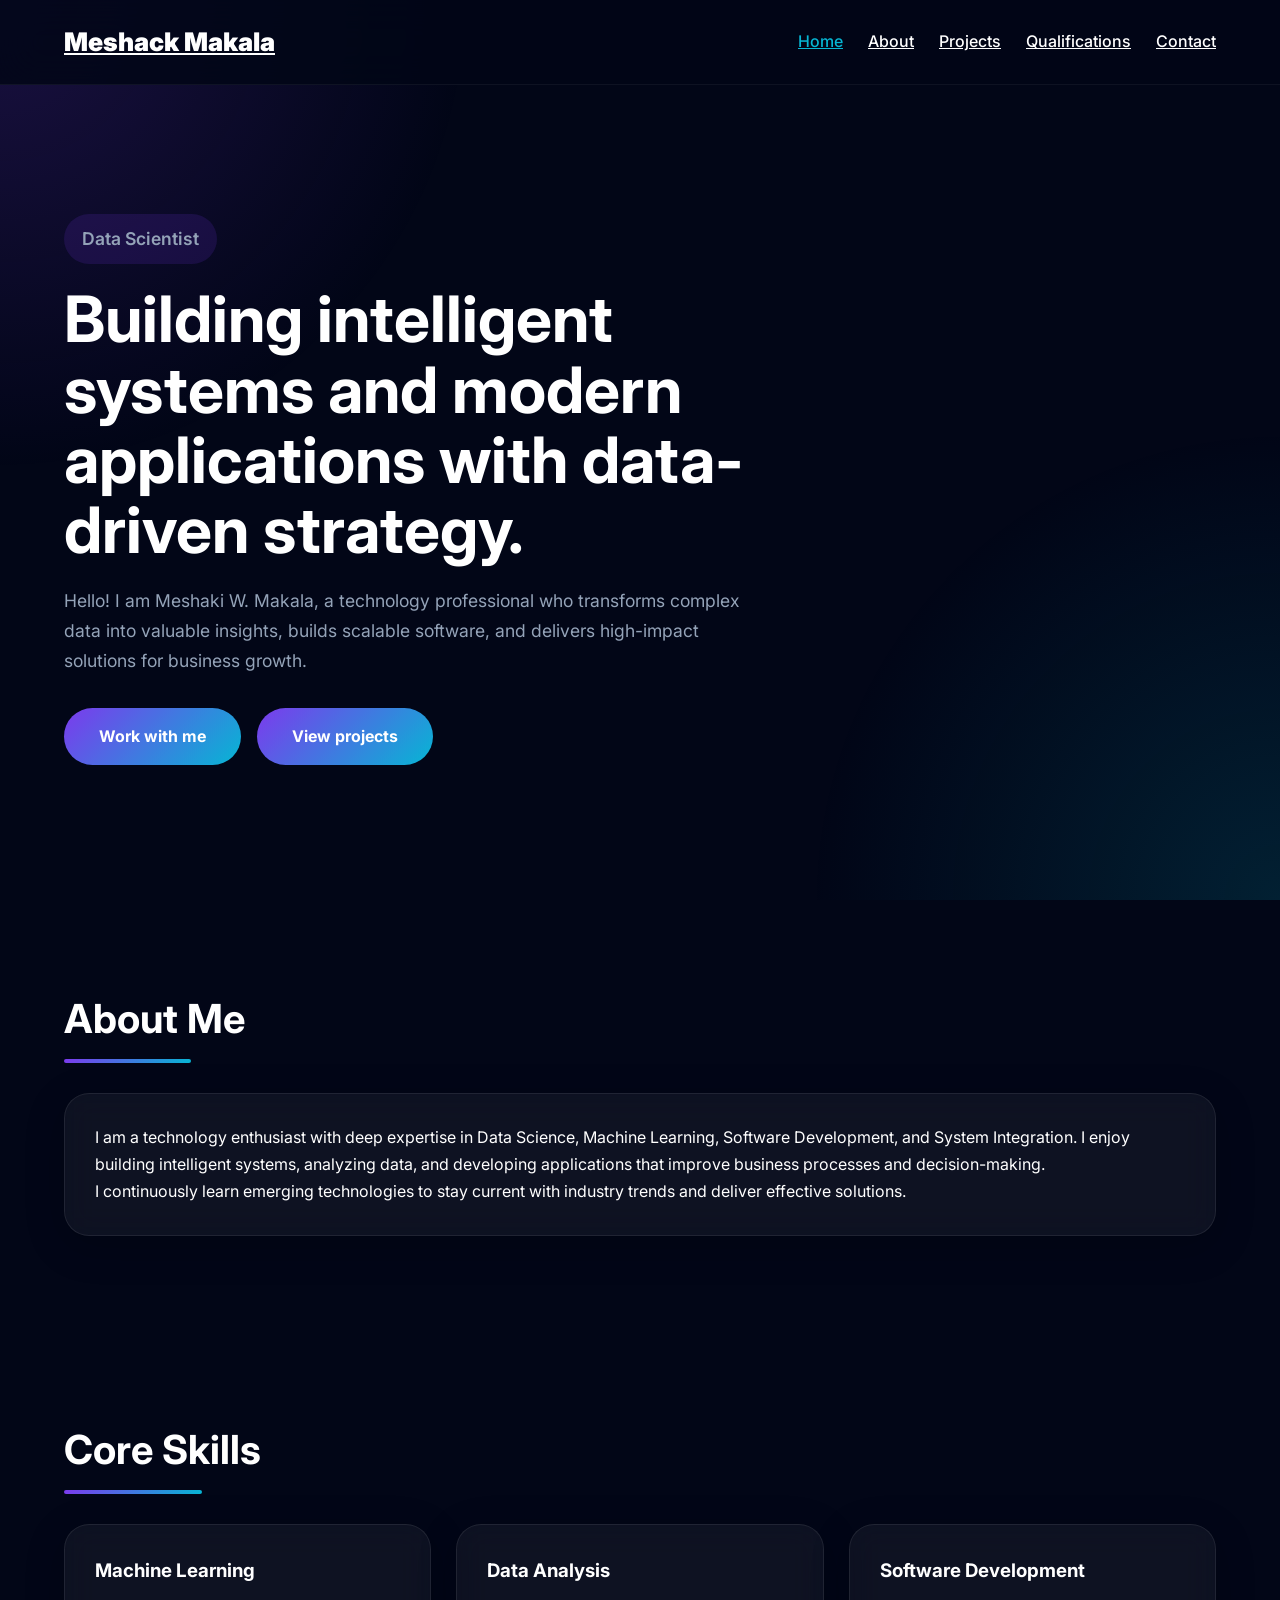
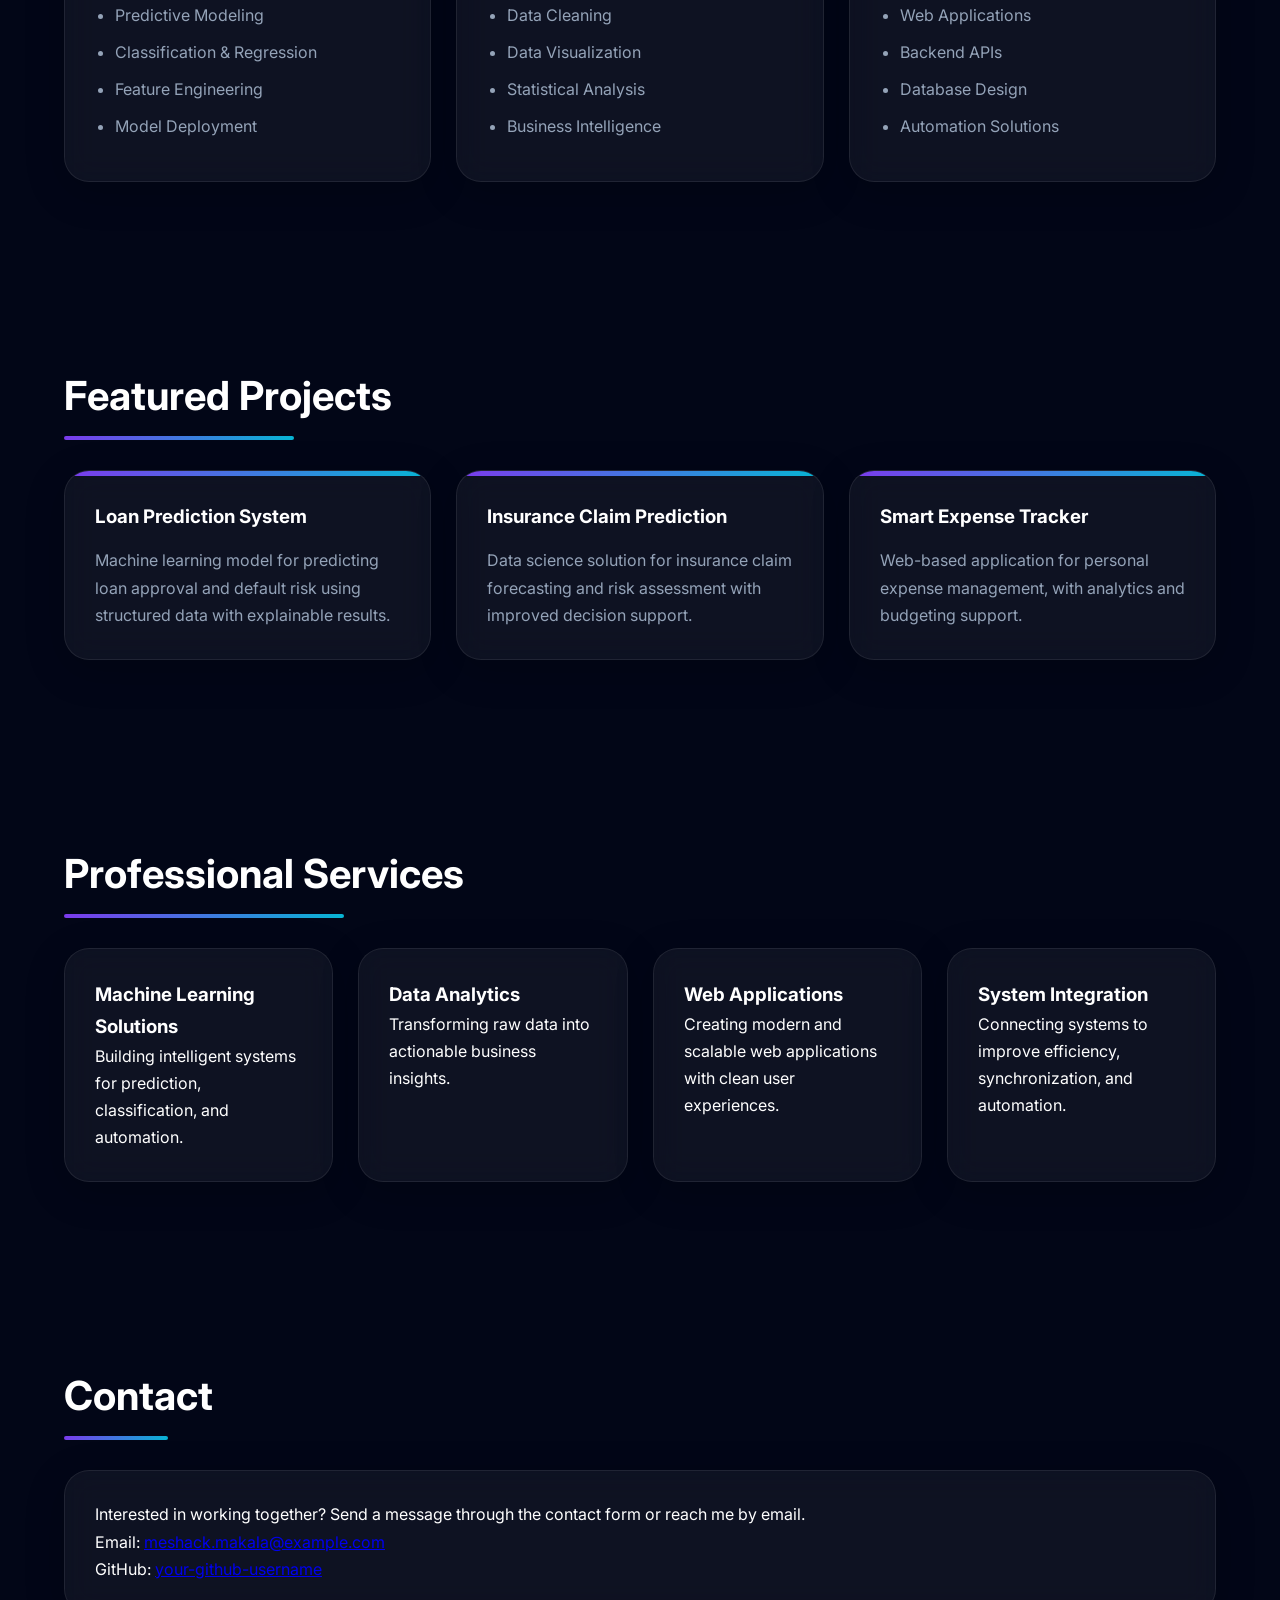
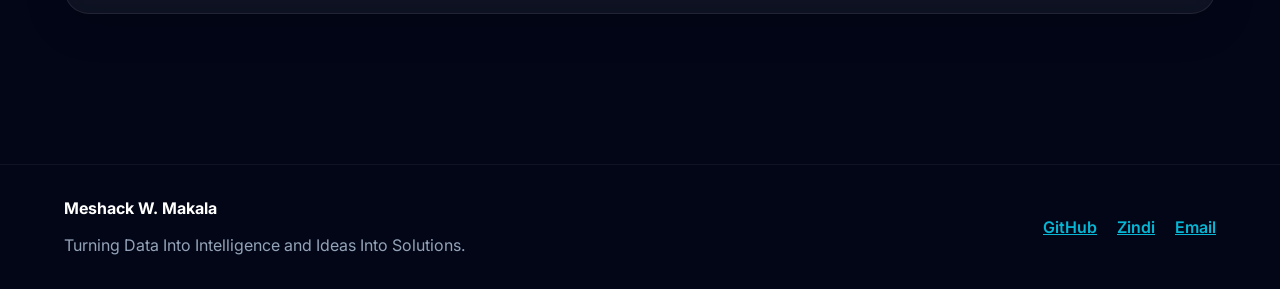
<file: frontend/index.html>
<!DOCTYPE html>
<html lang="en">
<head>
  <meta charset="UTF-8" />
  <meta name="viewport" content="width=device-width, initial-scale=1.0" />
  <title>Meshack W. Makala | Data Scientist & Software Developer</title>
  <link rel="stylesheet" href="assets/css/style.css" />
</head>
<body>
  <div id="header-placeholder"></div>

  <main>
    <section class="hero container">
      <div class="hero-grid">
        <div class="hero-copy">
          <p class="eyebrow">Data Scientist </p>
          <h1>Building intelligent systems and modern applications with data-driven strategy.</h1>
          <p>Hello! I am Meshaki W. Makala, a technology professional who transforms complex data into valuable insights, builds scalable software, and delivers high-impact solutions for business growth.</p>
          <div style="margin-top: 2rem; display:flex; gap:1rem; flex-wrap:wrap;">
            <a class="button-primary" href="contact.html">Work with me</a>
            <a class="button-primary" href="projects.html">View projects</a>
          </div>
        </div>
        
      </div>
    </section>

    <section class="section container">
      <div class="section-title"><h2>About Me</h2></div>
      <div class="card">
        <p>I am a technology enthusiast with deep expertise in Data Science, Machine Learning, Software Development, and System Integration. I enjoy building intelligent systems, analyzing data, and developing applications that improve business processes and decision-making.</p>
        <p>I continuously learn emerging technologies to stay current with industry trends and deliver effective solutions.</p>
      </div>
    </section>

    <section class="section container">
      <div class="section-title"><h2>Core Skills</h2></div>
      <div class="grid-3">
        <div class="service-card">
          <h3>Machine Learning</h3>
          <ul>
            <li>Predictive Modeling</li>
            <li>Classification & Regression</li>
            <li>Feature Engineering</li>
            <li>Model Deployment</li>
          </ul>
        </div>
        <div class="service-card">
          <h3>Data Analysis</h3>
          <ul>
            <li>Data Cleaning</li>
            <li>Data Visualization</li>
            <li>Statistical Analysis</li>
            <li>Business Intelligence</li>
          </ul>
        </div>
        <div class="service-card">
          <h3>Software Development</h3>
          <ul>
            <li>Web Applications</li>
            <li>Backend APIs</li>
            <li>Database Design</li>
            <li>Automation Solutions</li>
          </ul>
        </div>
      </div>
    </section>

    <section class="section container">
      <div class="section-title"><h2>Featured Projects</h2></div>
      <div class="grid-3">
        <div class="project-card">
          <h3>Loan Prediction System</h3>
          <p>Machine learning model for predicting loan approval and default risk using structured data with explainable results.</p>
        </div>
        <div class="project-card">
          <h3>Insurance Claim Prediction</h3>
          <p>Data science solution for insurance claim forecasting and risk assessment with improved decision support.</p>
        </div>
        <div class="project-card">
          <h3>Smart Expense Tracker</h3>
          <p>Web-based application for personal expense management, with analytics and budgeting support.</p>
        </div>
      </div>
    </section>

    <section class="section container">
      <div class="section-title"><h2>Professional Services</h2></div>
      <div class="stats-grid">
        <div class="card">
          <h3>Machine Learning Solutions</h3>
          <p>Building intelligent systems for prediction, classification, and automation.</p>
        </div>
        <div class="card">
          <h3>Data Analytics</h3>
          <p>Transforming raw data into actionable business insights.</p>
        </div>
        <div class="card">
          <h3>Web Applications</h3>
          <p>Creating modern and scalable web applications with clean user experiences.</p>
        </div>
        <div class="card">
          <h3>System Integration</h3>
          <p>Connecting systems to improve efficiency, synchronization, and automation.</p>
        </div>
      </div>
    </section>

    <section class="section container">
      <div class="section-title"><h2>Contact</h2></div>
      <div class="card">
        <p>Interested in working together? Send a message through the contact form or reach me by email.</p>
        <p>Email: <a href="mailto:meshack.makala@example.com">meshack.makala@example.com</a></p>
        <p>GitHub: <a href="https://github.com/your-github-username" target="_blank" rel="noreferrer">your-github-username</a></p>
      </div>
    </section>
  </main>

  <div id="footer-placeholder"></div>
  <script src="script.js"></script>
</body>
</html>
</file>
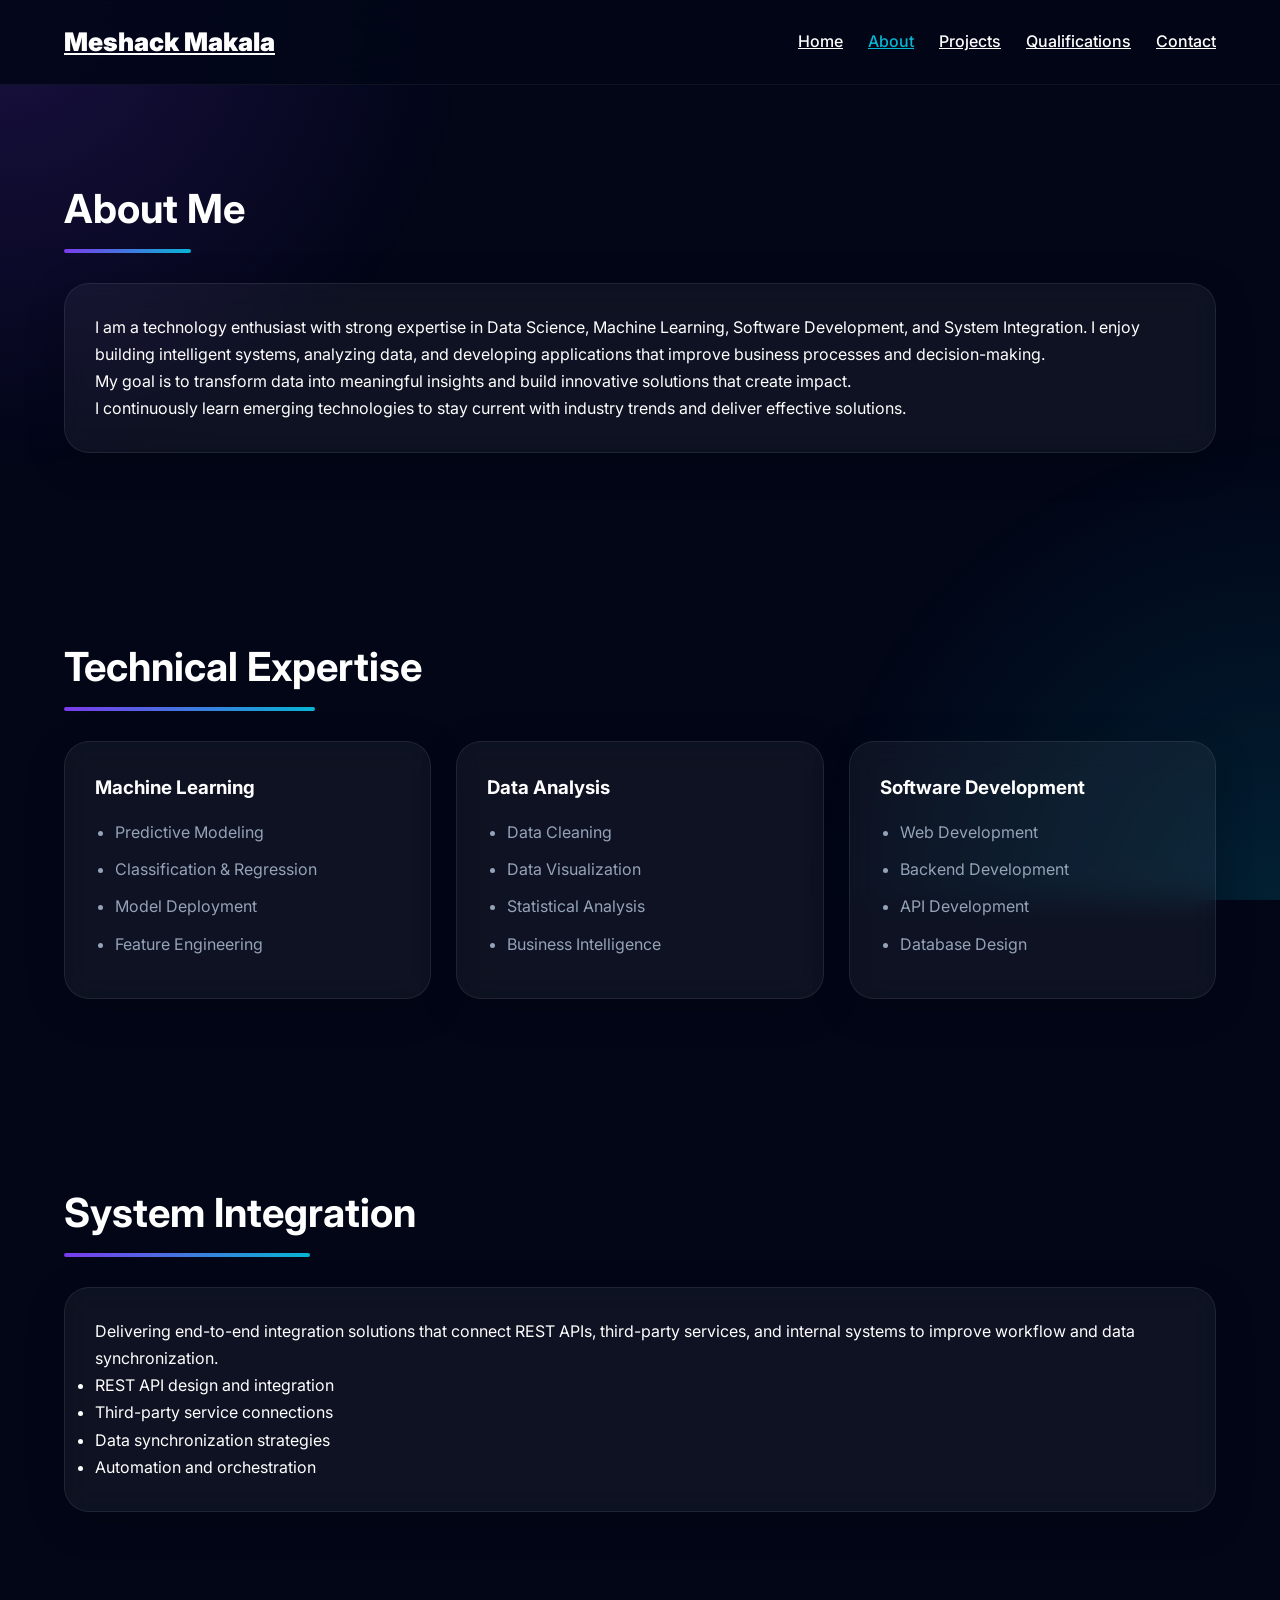
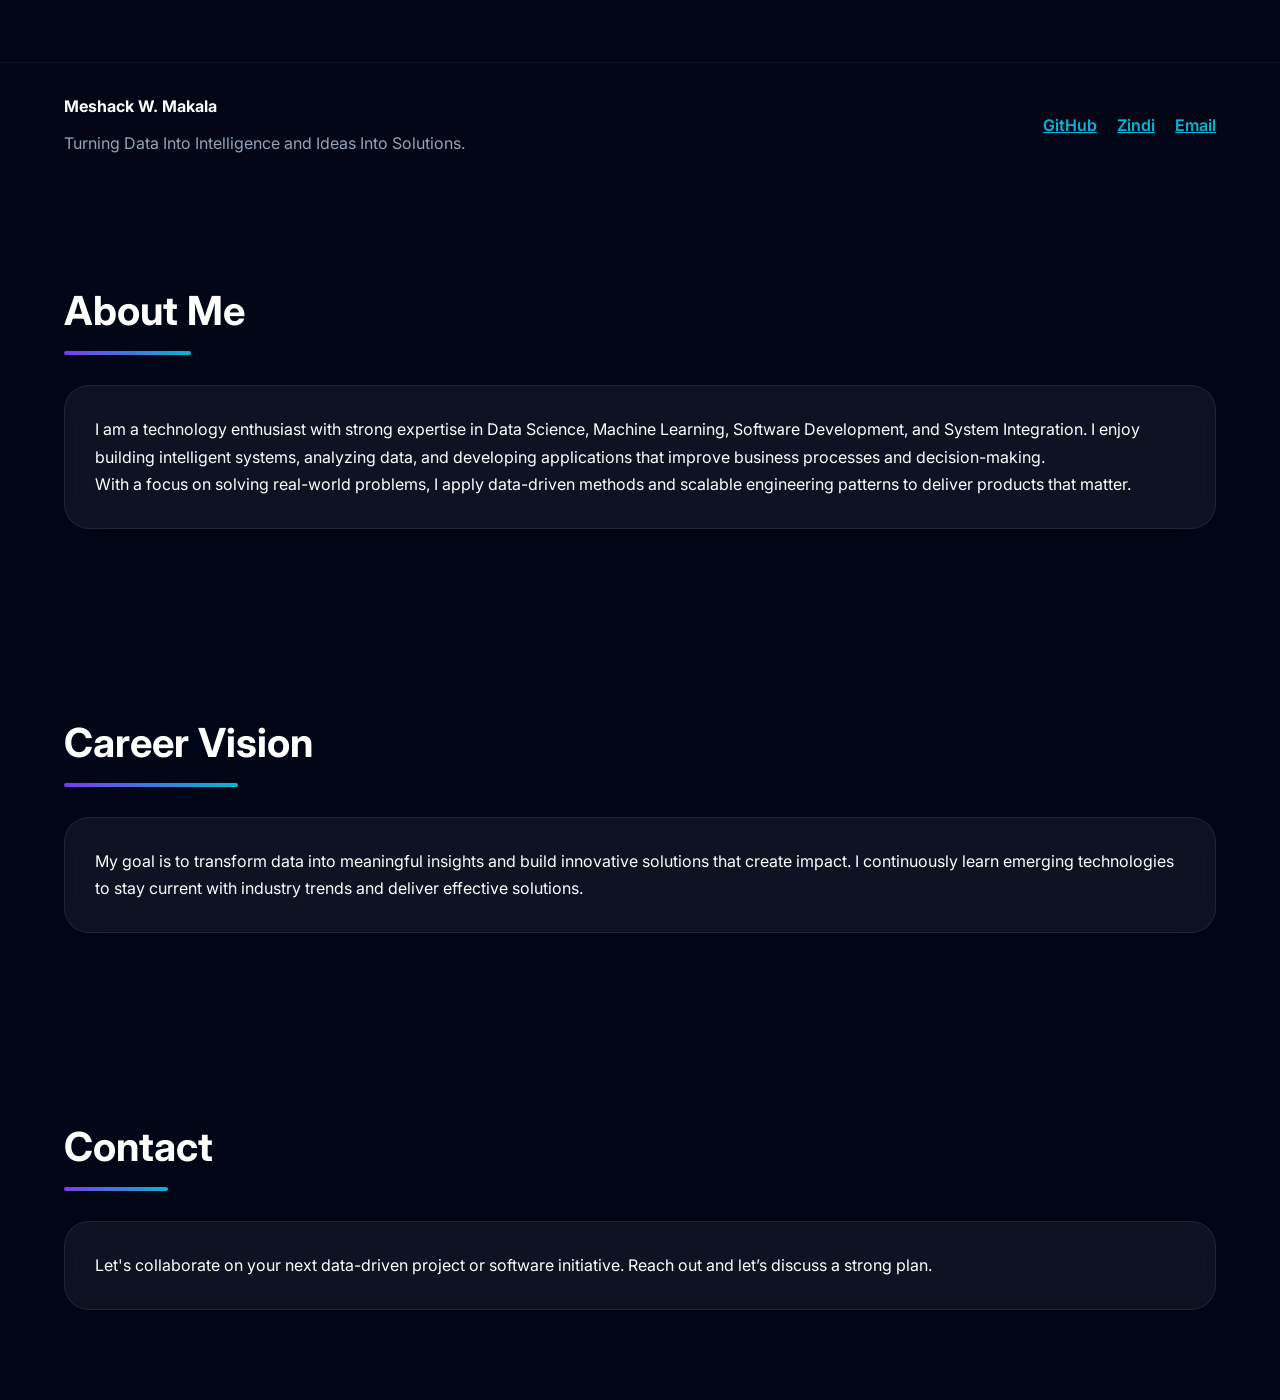
<file: frontend/about.html>
<!DOCTYPE html>
<html lang="en">
<head>
  <meta charset="UTF-8" />
  <meta name="viewport" content="width=device-width, initial-scale=1.0" />
  <title>About | Meshack W. Makala</title>
  <link rel="stylesheet" href="assets/css/style.css" />
</head>
<body>
  <div id="header-placeholder"></div>
  <main>
    <section class="section container">
      <div class="section-title"><h2>About Me</h2></div>
      <div class="card">
        <p>I am a technology enthusiast with strong expertise in Data Science, Machine Learning, Software Development, and System Integration. I enjoy building intelligent systems, analyzing data, and developing applications that improve business processes and decision-making.</p>
        <p>My goal is to transform data into meaningful insights and build innovative solutions that create impact.</p>
        <p>I continuously learn emerging technologies to stay current with industry trends and deliver effective solutions.</p>
      </div>
    </section>

    <section class="section container">
      <div class="section-title"><h2>Technical Expertise</h2></div>
      <div class="grid-3">
        <div class="service-card">
          <h3>Machine Learning</h3>
          <ul>
            <li>Predictive Modeling</li>
            <li>Classification & Regression</li>
            <li>Model Deployment</li>
            <li>Feature Engineering</li>
          </ul>
        </div>
        <div class="service-card">
          <h3>Data Analysis</h3>
          <ul>
            <li>Data Cleaning</li>
            <li>Data Visualization</li>
            <li>Statistical Analysis</li>
            <li>Business Intelligence</li>
          </ul>
        </div>
        <div class="service-card">
          <h3>Software Development</h3>
          <ul>
            <li>Web Development</li>
            <li>Backend Development</li>
            <li>API Development</li>
            <li>Database Design</li>
          </ul>
        </div>
      </div>
    </section>

    <section class="section container">
      <div class="section-title"><h2>System Integration</h2></div>
      <div class="card">
        <p>Delivering end-to-end integration solutions that connect REST APIs, third-party services, and internal systems to improve workflow and data synchronization.</p>
        <ul>
          <li>REST API design and integration</li>
          <li>Third-party service connections</li>
          <li>Data synchronization strategies</li>
          <li>Automation and orchestration</li>
        </ul>
      </div>
    </section>
  </main>
  <div id="footer-placeholder"></div>
  <script src="script.js"></script>
</body>
</html>
<!DOCTYPE html>
<html lang="en">
<head>
  <meta charset="UTF-8" />
  <meta name="viewport" content="width=device-width, initial-scale=1.0" />
  <title>About | Meshack W. Makala</title>
  <link rel="stylesheet" href="assets/css/style.css" />
</head>
<body>
  <div id="header-placeholder"></div>

  <main class="container">
    <section class="section">
      <div class="section-title"><h2>About Me</h2></div>
      <div class="card">
        <p>I am a technology enthusiast with strong expertise in Data Science, Machine Learning, Software Development, and System Integration. I enjoy building intelligent systems, analyzing data, and developing applications that improve business processes and decision-making.</p>
        <p>With a focus on solving real-world problems, I apply data-driven methods and scalable engineering patterns to deliver products that matter.</p>
      </div>
    </section>

    <section class="section">
      <div class="section-title"><h2>Career Vision</h2></div>
      <div class="card">
        <p>My goal is to transform data into meaningful insights and build innovative solutions that create impact. I continuously learn emerging technologies to stay current with industry trends and deliver effective solutions.</p>
      </div>
    </section>

    <section class="section">
      <div class="section-title"><h2>Contact</h2></div>
      <div class="card">
        <p>Let's collaborate on your next data-driven project or software initiative. Reach out and let’s discuss a strong plan.</p>
      </div>
    </section>
  </main>

  <div id="footer-placeholder"></div>
  <script src="script.js"></script>
</body>
</html>
</file>
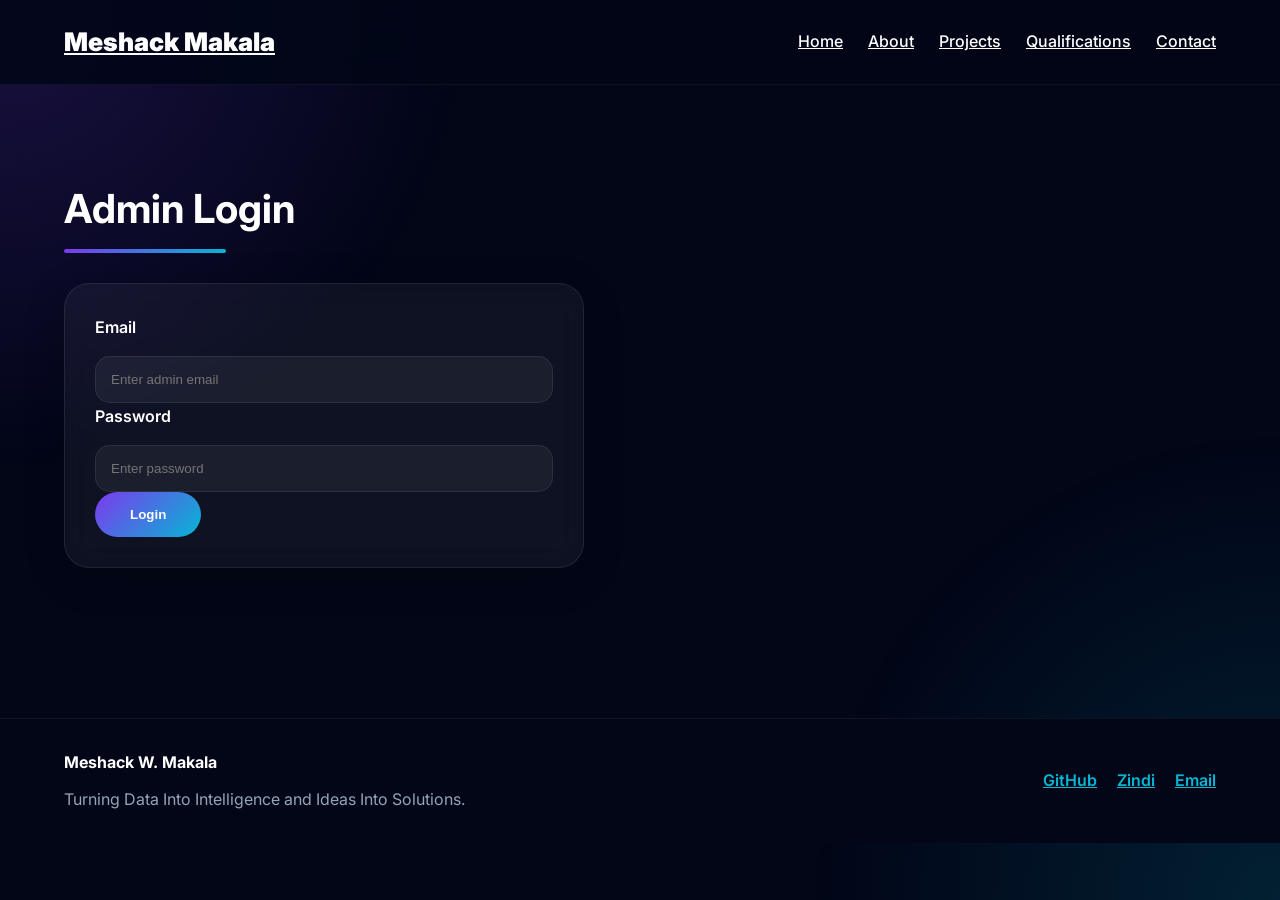
<file: frontend/admin-login.html>
<!DOCTYPE html>
<html lang="en">
<head>
  <meta charset="UTF-8" />
  <meta name="viewport" content="width=device-width, initial-scale=1.0" />
  <title>Admin Login | Meshack Makala</title>
  <link rel="stylesheet" href="assets/css/style.css" />
</head>
<body>

  <div id="header-placeholder"></div>

  <main class="section container">
    <div class="section-title">
      <h2>Admin Login</h2>
    </div>

    <div class="card" style="max-width: 520px; margin-top: 2rem;">

      <form id="admin-login-form">

        <div class="form-group">
          <label for="email">Email</label>
          <input
            type="email"
            id="email"
            name="email"
            placeholder="Enter admin email"
            required
          />
        </div>

        <div class="form-group">
          <label for="password">Password</label>
          <input
            type="password"
            id="password"
            name="password"
            placeholder="Enter password"
            required
          />
        </div>

        <button class="button-primary" type="submit">Login</button>

        <p id="admin-status"></p>

      </form>

    </div>
  </main>

  <div id="footer-placeholder"></div>

  <script src="script.js"></script>

  <script>
    document.getElementById("admin-login-form").addEventListener("submit", function(e) {
      e.preventDefault();

      const email = document.getElementById("email").value.trim();
      const password = document.getElementById("password").value.trim();
      const status = document.getElementById("admin-status");

      const ADMIN_EMAIL = "meshakimakala54@gmail.com";
      const ADMIN_PASSWORD = "Mishaely@2002";

      if (email === ADMIN_EMAIL && password === ADMIN_PASSWORD) {
        status.style.color = "green";
        status.innerText = "Login successful! Redirecting...";

        setTimeout(() => {
          window.location.href = "admin.html";
        }, 1200);

      } else {
        status.style.color = "red";
        status.innerText = "Invalid login credentials.";
      }
    });
  </script>

</body>
</html>
</file>
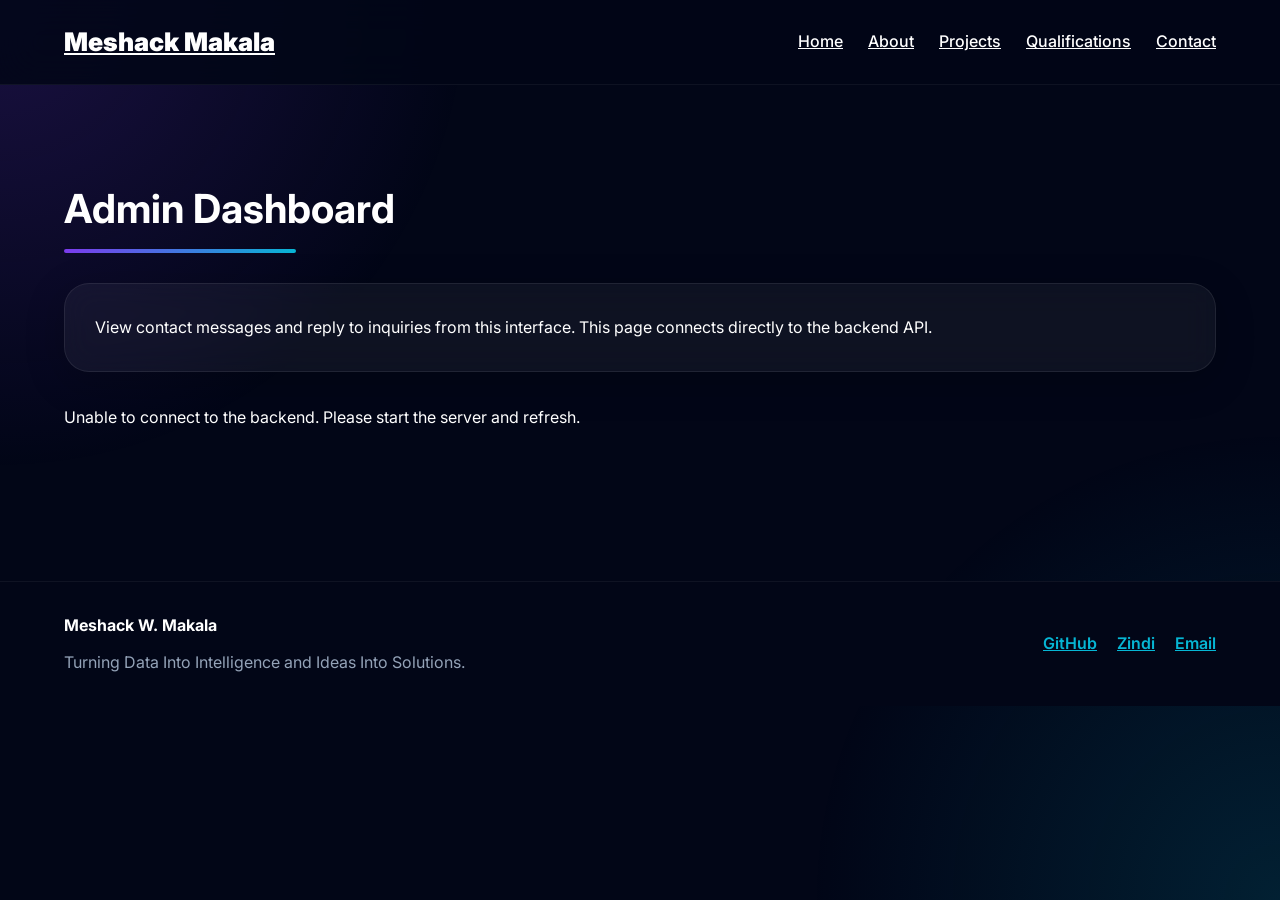
<file: frontend/admin.html>
<!DOCTYPE html>
<html lang="en">
<head>
  <meta charset="UTF-8" />
  <meta name="viewport" content="width=device-width, initial-scale=1.0" />
  <title>Admin Dashboard | Meshack Makala</title>
  <link rel="stylesheet" href="assets/css/style.css" />
</head>
<body>
  <div id="header-placeholder"></div>
  <main class="section container">
    <div class="section-title"><h2>Admin Dashboard</h2></div>
    <div class="card">
      <p>View contact messages and reply to inquiries from this interface. This page connects directly to the backend API.</p>
    </div>
    <div id="admin-messages" class="message-panel" style="margin-top:2rem;"></div>
  </main>
  <div id="footer-placeholder"></div>
  <script src="script.js"></script>
  <script>
    const listMessages = async () => {
      const container = document.querySelector('#admin-messages');
      if (!container) return;

      try {
        const response = await fetch('http://127.0.0.1:5000/api/admin/messages');
        const payload = await response.json();
        if (response.ok && payload.success) {
          const messages = payload.messages;
          if (!messages.length) {
            container.innerHTML = '<p>No messages have been received yet.</p>';
            return;
          }
          container.innerHTML = messages.map(msg => `
            <div class="message-card">
              <h3>${msg.subject}</h3>
              <p><strong>${msg.name}</strong> — ${msg.email}</p>
              <p>${msg.message}</p>
              <p class="meta">Received: ${new Date(msg.created_at).toLocaleString()}</p>
              <a class="button-primary" href="reply-view.html?id=${msg.id}">Reply</a>
            </div>
          `).join('');
        } else {
          container.innerHTML = '<p>Unable to load messages.</p>';
        }
      } catch (error) {
        container.innerHTML = '<p>Unable to connect to the backend. Please start the server and refresh.</p>';
      }
    };

    window.addEventListener('DOMContentLoaded', listMessages);
  </script>
</body>
</html>
</file>
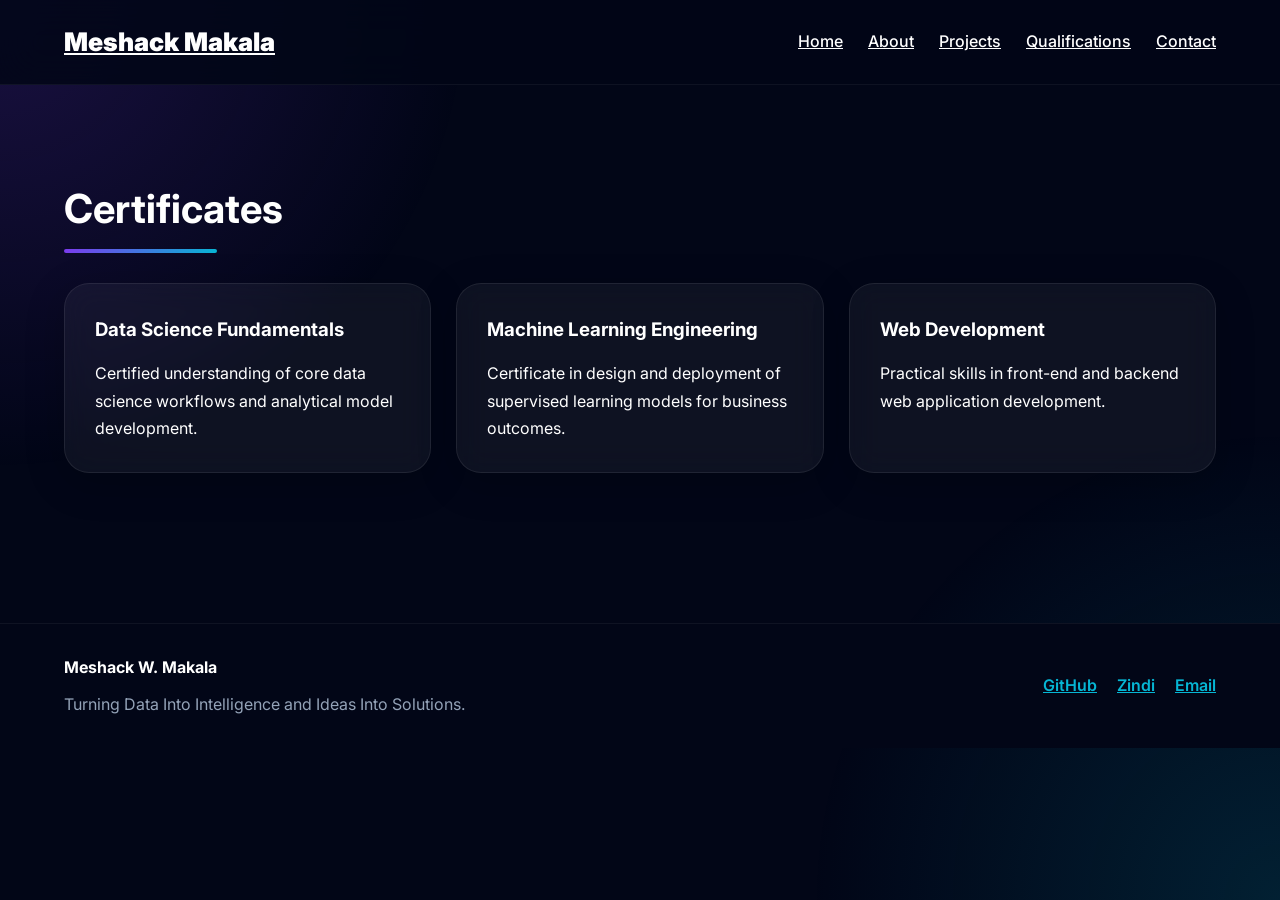
<file: frontend/certificate-view.html>
<!DOCTYPE html>
<html lang="en">
<head>
  <meta charset="UTF-8" />
  <meta name="viewport" content="width=device-width, initial-scale=1.0" />
  <title>Certificates | Meshack Makala</title>
  <link rel="stylesheet" href="assets/css/style.css" />
</head>
<body>
  <div id="header-placeholder"></div>
  <main class="section container">
    <div class="section-title"><h2>Certificates</h2></div>
    <div class="grid-3">
      <div class="service-card">
        <h3>Data Science Fundamentals</h3>
        <p>Certified understanding of core data science workflows and analytical model development.</p>
      </div>
      <div class="service-card">
        <h3>Machine Learning Engineering</h3>
        <p>Certificate in design and deployment of supervised learning models for business outcomes.</p>
      </div>
      <div class="service-card">
        <h3>Web Development</h3>
        <p>Practical skills in front-end and backend web application development.</p>
      </div>
    </div>
  </main>
  <div id="footer-placeholder"></div>
  <script src="script.js"></script>
</body>
</html>
</file>
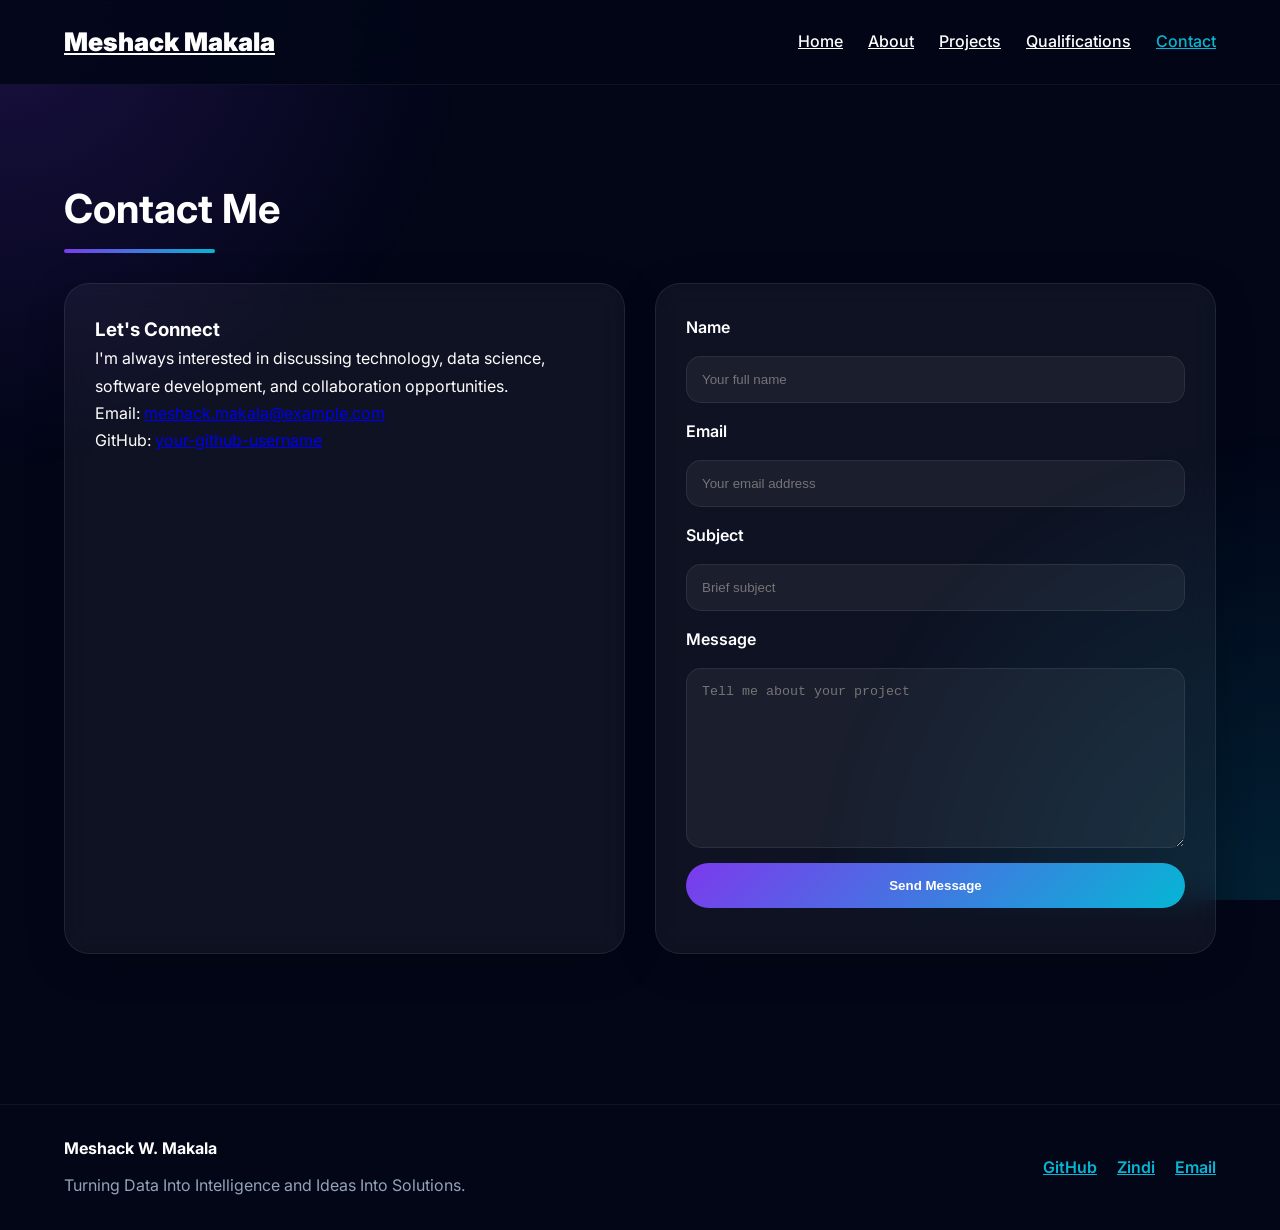
<file: frontend/contact.html>
<!DOCTYPE html>
<html lang="en">
<head>
  <meta charset="UTF-8" />
  <meta name="viewport" content="width=device-width, initial-scale=1.0" />
  <title>Contact | Meshack W. Makala</title>
  <link rel="stylesheet" href="assets/css/style.css" />
</head>
<body>
  <div id="header-placeholder"></div>
  <main class="section container">
    <div class="section-title"><h2>Contact Me</h2></div>
    <div class="contact-panel">
      <div class="card">
        <h3>Let's Connect</h3>
        <p>I'm always interested in discussing technology, data science, software development, and collaboration opportunities.</p>
        <p>Email: <a href="mailto:meshack.makala@example.com">meshack.makala@example.com</a></p>
        <p>GitHub: <a href="https://github.com/your-github-username" target="_blank" rel="noreferrer">your-github-username</a></p>
      </div>
      <form id="contact-form" class="card form-group">
        <div class="form-group">
          <label for="name">Name</label>
          <input type="text" id="name" name="name" placeholder="Your full name" required />
        </div>
        <div class="form-group">
          <label for="email">Email</label>
          <input type="email" id="email" name="email" placeholder="Your email address" required />
        </div>
        <div class="form-group">
          <label for="subject">Subject</label>
          <input type="text" id="subject" name="subject" placeholder="Brief subject" required />
        </div>
        <div class="form-group">
          <label for="message">Message</label>
          <textarea id="message" name="message" placeholder="Tell me about your project" required></textarea>
        </div>
        <button class="button-primary" type="submit">Send Message</button>
        <p id="contact-status"></p>
      </form>
    </div>
  </main>
  <div id="footer-placeholder"></div>
  <script src="script.js"></script>
</body>
</html>
</file>
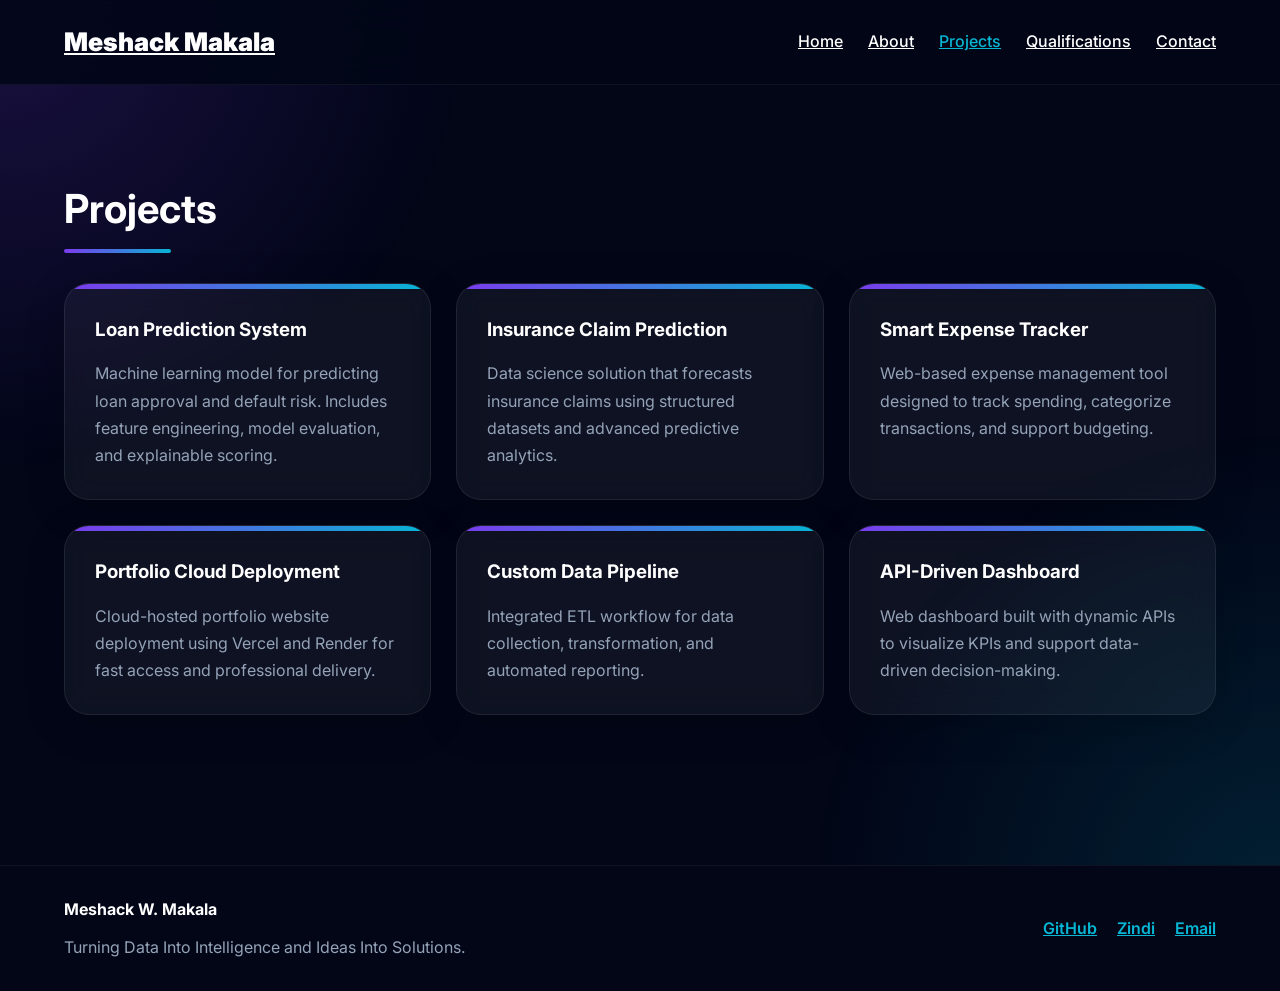
<file: frontend/projects.html>
<!DOCTYPE html>
<html lang="en">
<head>
  <meta charset="UTF-8" />
  <meta name="viewport" content="width=device-width, initial-scale=1.0" />
  <title>Projects | Meshack W. Makala</title>
  <link rel="stylesheet" href="assets/css/style.css" />
</head>
<body>
  <div id="header-placeholder"></div>
  <main class="section container">
    <div class="section-title"><h2>Projects</h2></div>
    <div class="grid-3">
      <div class="project-card">
        <h3>Loan Prediction System</h3>
        <p>Machine learning model for predicting loan approval and default risk. Includes feature engineering, model evaluation, and explainable scoring.</p>
      </div>
      <div class="project-card">
        <h3>Insurance Claim Prediction</h3>
        <p>Data science solution that forecasts insurance claims using structured datasets and advanced predictive analytics.</p>
      </div>
      <div class="project-card">
        <h3>Smart Expense Tracker</h3>
        <p>Web-based expense management tool designed to track spending, categorize transactions, and support budgeting.</p>
      </div>
      <div class="project-card">
        <h3>Portfolio Cloud Deployment</h3>
        <p>Cloud-hosted portfolio website deployment using Vercel and Render for fast access and professional delivery.</p>
      </div>
      <div class="project-card">
        <h3>Custom Data Pipeline</h3>
        <p>Integrated ETL workflow for data collection, transformation, and automated reporting.</p>
      </div>
      <div class="project-card">
        <h3>API-Driven Dashboard</h3>
        <p>Web dashboard built with dynamic APIs to visualize KPIs and support data-driven decision-making.</p>
      </div>
    </div>
  </main>
  <div id="footer-placeholder"></div>
  <script src="script.js"></script>
</body>
</html>
</file>
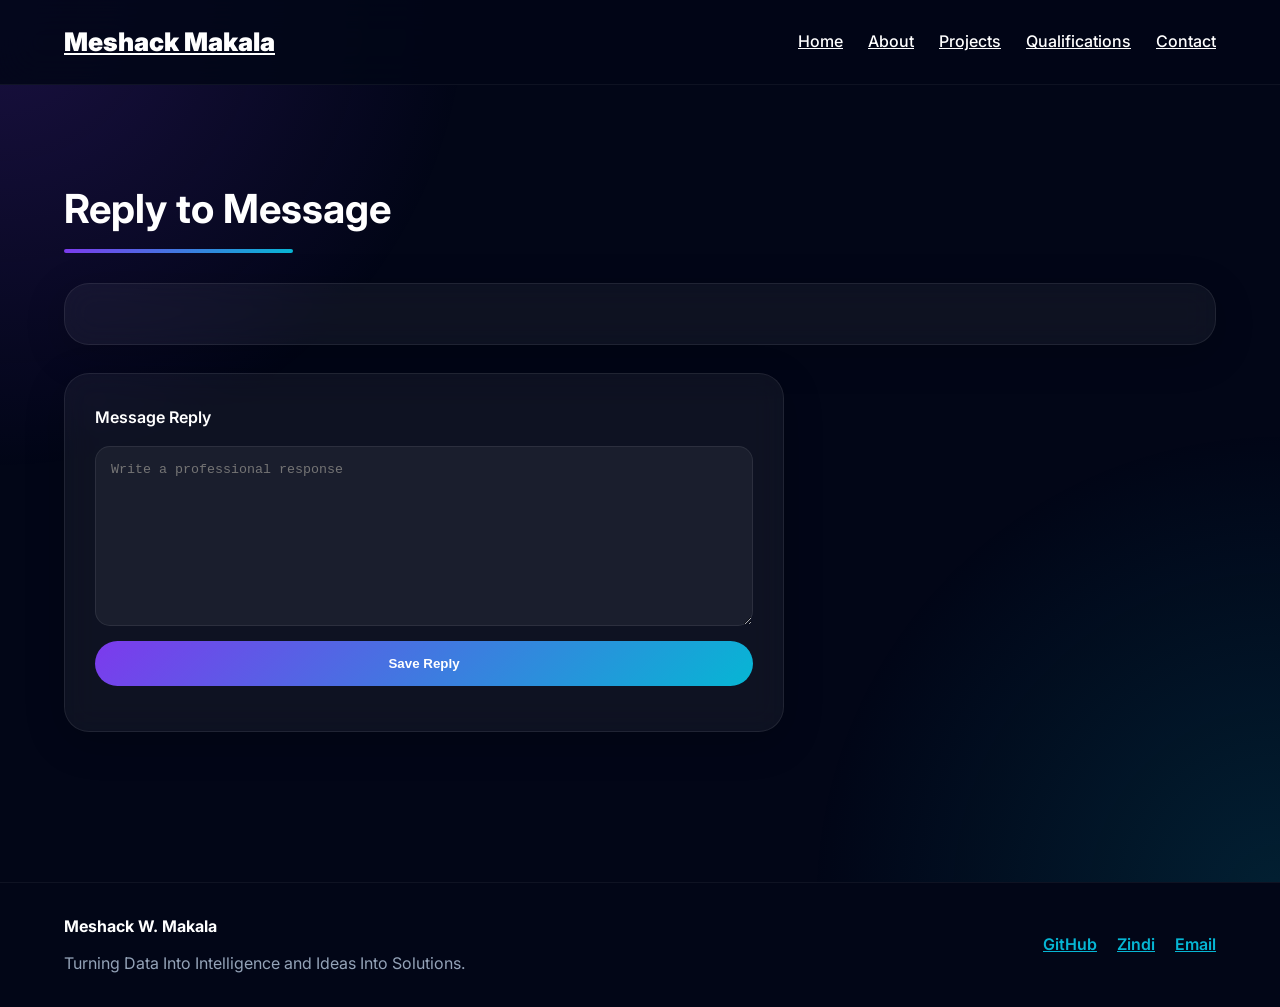
<file: frontend/reply-view.html>
<!DOCTYPE html>
<html lang="en">
<head>
  <meta charset="UTF-8" />
  <meta name="viewport" content="width=device-width, initial-scale=1.0" />
  <title>Reply to Message | Meshack Makala</title>
  <link rel="stylesheet" href="assets/css/style.css" />
</head>
<body>
  <div id="header-placeholder"></div>
  <main class="section container">
    <div class="section-title"><h2>Reply to Message</h2></div>
    <div id="message-detail" class="message-card"></div>
    <form id="reply-form" class="card form-group" style="margin-top:1.75rem; max-width:720px;">
      <div class="form-group">
        <label for="reply">Message Reply</label>
        <textarea id="reply" name="reply" placeholder="Write a professional response" required></textarea>
      </div>
      <button class="button-primary" type="submit">Save Reply</button>
      <p id="reply-status"></p>
    </form>
  </main>
  <div id="footer-placeholder"></div>
  <script src="script.js"></script>
  <script src="reply-view.js"></script>
</body>
</html>
</file>
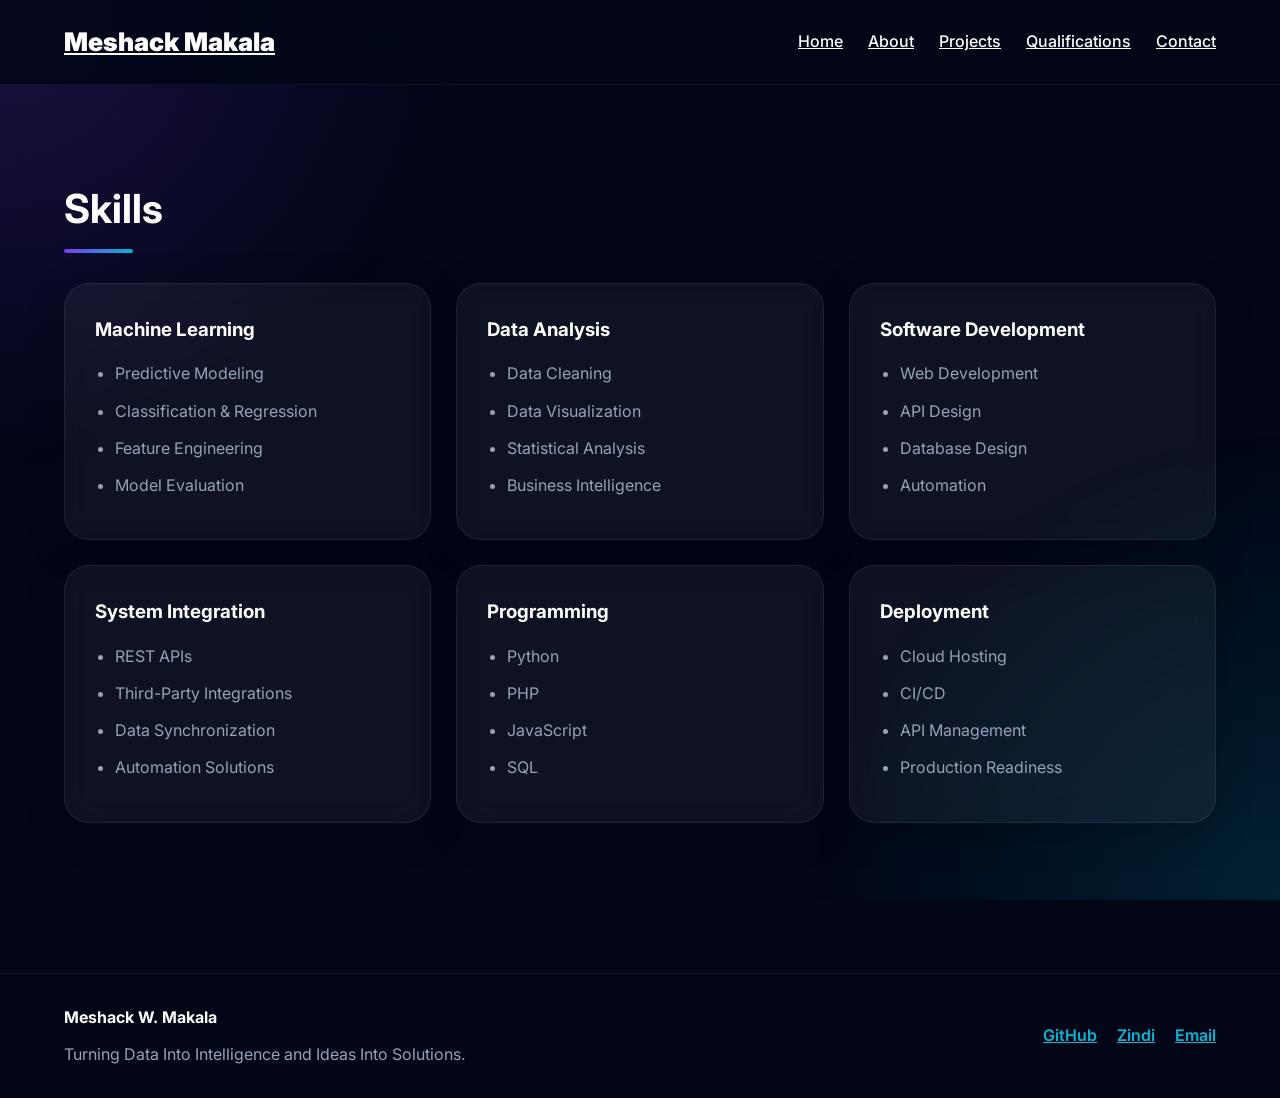
<file: frontend/skills.html>
<!DOCTYPE html>
<html lang="en">
<head>
  <meta charset="UTF-8" />
  <meta name="viewport" content="width=device-width, initial-scale=1.0" />
  <title>Skills | Meshack W. Makala</title>
  <link rel="stylesheet" href="assets/css/style.css" />
</head>
<body>
  <div id="header-placeholder"></div>
  <main class="section container">
    <div class="section-title"><h2>Skills</h2></div>
    <div class="grid-3">
      <div class="service-card">
        <h3>Machine Learning</h3>
        <ul>
          <li>Predictive Modeling</li>
          <li>Classification & Regression</li>
          <li>Feature Engineering</li>
          <li>Model Evaluation</li>
        </ul>
      </div>
      <div class="service-card">
        <h3>Data Analysis</h3>
        <ul>
          <li>Data Cleaning</li>
          <li>Data Visualization</li>
          <li>Statistical Analysis</li>
          <li>Business Intelligence</li>
        </ul>
      </div>
      <div class="service-card">
        <h3>Software Development</h3>
        <ul>
          <li>Web Development</li>
          <li>API Design</li>
          <li>Database Design</li>
          <li>Automation</li>
        </ul>
      </div>
      <div class="service-card">
        <h3>System Integration</h3>
        <ul>
          <li>REST APIs</li>
          <li>Third-Party Integrations</li>
          <li>Data Synchronization</li>
          <li>Automation Solutions</li>
        </ul>
      </div>
      <div class="service-card">
        <h3>Programming</h3>
        <ul>
          <li>Python</li>
          <li>PHP</li>
          <li>JavaScript</li>
          <li>SQL</li>
        </ul>
      </div>
      <div class="service-card">
        <h3>Deployment</h3>
        <ul>
          <li>Cloud Hosting</li>
          <li>CI/CD</li>
          <li>API Management</li>
          <li>Production Readiness</li>
        </ul>
      </div>
    </div>
  </main>
  <div id="footer-placeholder"></div>
  <script src="script.js"></script>
</body>
</html>
</file>
<file: frontend/assets/css/style.css>
/* ==========================
MESHACK MAKALA PORTFOLIO
MODERN CSS
========================== */

@import url('https://fonts.googleapis.com/css2?family=Inter:wght@300;400;500;600;700;800;900&display=swap');

*{
margin:0;
padding:0;
box-sizing:border-box;
}

:root{
--primary:#7c3aed;
--secondary:#06b6d4;
--dark:#020617;
--card:#0f172a;
--text:#ffffff;
--muted:#94a3b8;
--border:rgba(255,255,255,.08);

--gradient:
linear-gradient(
135deg,
#7c3aed,
#06b6d4
);
}

html{
scroll-behavior:smooth;
}

body{
font-family:'Inter',sans-serif;
background:var(--dark);
color:var(--text);
overflow-x:hidden;
line-height:1.7;
}

/* Animated Background */

body::before{
content:'';
position:fixed;
inset:0;
background:
radial-gradient(circle at top left,
rgba(124,58,237,.20),
transparent 30%),

radial-gradient(circle at bottom right,
rgba(6,182,212,.15),
transparent 30%);
z-index:-1;
}

/* Container */

.container{
width:min(1200px,90%);
margin:auto;
}

/* Header */

.site-header{
position:sticky;
top:0;
z-index:1000;

background:rgba(2,6,23,.85);

backdrop-filter:blur(20px);

border-bottom:
1px solid rgba(255,255,255,.05);
}

.header-inner{
display:flex;
justify-content:space-between;
align-items:center;
padding:20px 0;
}

.brand{
font-size:1.6rem;
font-weight:900;
color:white;
}

.brand span{
color:#06b6d4;
}

.nav-links{
display:flex;
gap:25px;
}

.nav-links a{
color:white;
font-weight:500;
transition:.3s;
}

.nav-links a:hover,
.nav-links a.active{
color:#06b6d4;
}

.menu-toggle{
display:none;
background:none;
border:none;
color:white;
font-size:1.8rem;
cursor:pointer;
}

/* Hero */

.hero{
min-height:90vh;
display:flex;
align-items:center;
padding:80px 0;
}

.hero-grid{
display:grid;
grid-template-columns:1fr 400px;
gap:50px;
align-items:center;
}

.eyebrow{
display:inline-block;
padding:10px 18px;
border-radius:50px;
background:rgba(124,58,237,.15);
color:#c4b5fd;
margin-bottom:20px;
font-weight:600;
}

.hero-copy h1{
font-size:4rem;
line-height:1.1;
margin-bottom:20px;
}

.hero-copy h1 span{
background:var(--gradient);
-webkit-background-clip:text;
color:transparent;
}

.hero-copy p{
color:var(--muted);
font-size:1.1rem;
}

.hero-actions{
margin-top:30px;
display:flex;
gap:15px;
flex-wrap:wrap;
}

/* Buttons */

.button-primary{
display:inline-block;
padding:15px 35px;
border:none;
border-radius:50px;
background:var(--gradient);
color:white;
font-weight:700;
text-decoration:none;
cursor:pointer;
transition:.3s;
}

.button-primary:hover{
transform:translateY(-5px);
box-shadow:
0 10px 30px rgba(124,58,237,.4);
}

.button-secondary{
display:inline-block;
padding:15px 35px;
border-radius:50px;
border:1px solid #06b6d4;
color:#06b6d4;
transition:.3s;
}

.button-secondary:hover{
background:#06b6d4;
color:white;
}

/* Hero Card */

.hero-card{
background:rgba(255,255,255,.05);
backdrop-filter:blur(15px);

border:1px solid var(--border);

padding:35px;

border-radius:30px;

box-shadow:
0 10px 40px rgba(0,0,0,.25);
}

.hero-card h2{
margin-bottom:15px;
}

.hero-card ul{
list-style:none;
margin-top:20px;
}

.hero-card li{
margin-bottom:12px;
color:var(--muted);
}

.hero-card li::before{
content:"✔ ";
color:#22c55e;
}

/* Sections */

.section{
padding:90px 0;
}

.section-title{
margin-bottom:40px;
}

.section-title h2{
font-size:2.5rem;
position:relative;
display:inline-block;
}

.section-title h2::after{
content:'';
position:absolute;
left:0;
bottom:-10px;
width:70%;
height:4px;
background:var(--gradient);
border-radius:50px;
}

/* Cards */

.card,
.project-card,
.service-card,
.message-card{

background:rgba(255,255,255,.05);

backdrop-filter:blur(15px);

border:1px solid var(--border);

border-radius:25px;

padding:30px;

transition:.4s;

box-shadow:
0 10px 40px rgba(0,0,0,.20);
}

.card:hover,
.project-card:hover,
.service-card:hover{

transform:
translateY(-10px);

border-color:#7c3aed;
}

/* Grid */

.grid-3{
display:grid;
grid-template-columns:
repeat(auto-fit,minmax(280px,1fr));
gap:25px;
}

.stats-grid{
display:grid;
grid-template-columns:
repeat(auto-fit,minmax(250px,1fr));
gap:25px;
}

/* Service Cards */

.service-card h3{
margin-bottom:15px;
}

.service-card ul{
padding-left:20px;
}

.service-card li{
margin-bottom:10px;
color:var(--muted);
}

/* Project Cards */

.project-card{
position:relative;
overflow:hidden;
}

.project-card::before{
content:'';
position:absolute;
top:0;
left:0;
width:100%;
height:5px;
background:var(--gradient);
}

.project-card h3{
margin-bottom:15px;
}

.project-card p{
color:var(--muted);
}

/* Forms */

.form-group{
display:flex;
flex-direction:column;
gap:15px;
}

label{
font-weight:600;
}

input,
textarea{

background:rgba(255,255,255,.05);

border:1px solid rgba(255,255,255,.08);

padding:15px;

border-radius:15px;

color:white;
}

input:focus,
textarea:focus{

outline:none;

border-color:#06b6d4;

box-shadow:
0 0 15px rgba(6,182,212,.3);
}

textarea{
min-height:180px;
resize:vertical;
}

/* Contact */

.contact-panel{
display:grid;
grid-template-columns:1fr 1fr;
gap:30px;
}

/* Status */

.status-success{
color:#22c55e;
font-weight:600;
}

.status-error{
color:#ef4444;
font-weight:600;
}

/* Footer */

.site-footer{

margin-top:60px;

border-top:
1px solid rgba(255,255,255,.05);

padding:30px 0;

background:#020617;
}

.footer-inner{
display:flex;
justify-content:space-between;
align-items:center;
gap:20px;
flex-wrap:wrap;
}

.footer-brand p{
color:var(--muted);
margin-top:10px;
}

.footer-links{
display:flex;
gap:20px;
}

.footer-links a{
color:#06b6d4;
font-weight:600;
}

.footer-links a:hover

/* Meta */

.meta{
color:var(--muted);
font-size:.9rem;
margin-top:10px;
}

/* Responsive */

@media(max-width:900px){

.hero-grid{
grid-template-columns:1fr;
}

.contact-panel{
grid-template-columns:1fr;
}

.nav-links{
display:none;
}

.menu-toggle{
display:block;
}
}

@media(max-width:600px){

.hero-copy h1{
font-size:2.8rem;
}

.section-title h2{
font-size:2rem;
}

.button-primary,
.button-secondary{
width:100%;
text-align:center;
}
}
</file>
